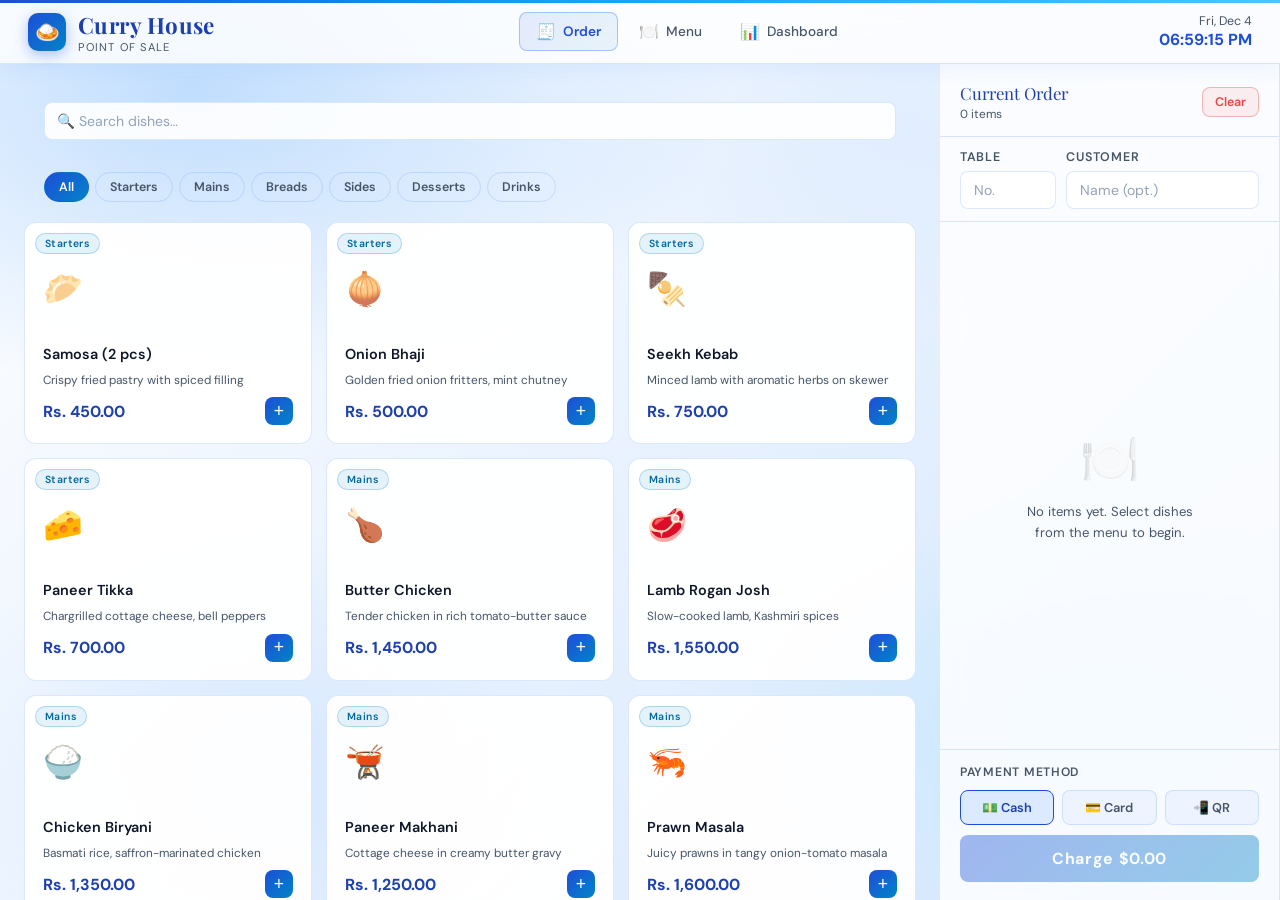
<file: index.html>
<!DOCTYPE html>
<html lang="en">
<head>
  <meta charset="UTF-8" />
  <meta name="viewport" content="width=device-width, initial-scale=1.0" />
  <title>Curry House POS — Order</title>
  <link rel="stylesheet" href="styles.css" />
  <style>
    /* ── CATEGORY TABS ── */
    .cat-tabs {
      display: flex; gap: 6px; flex-wrap: wrap;
      padding: 18px 20px 0;
    }
    .cat-tab {
      padding: 6px 14px; border-radius: 20px;
      font-size: 0.78rem; font-weight: 600;
      cursor: pointer;
      border: 1px solid var(--border);
      color: var(--cream-dim);
      background: transparent;
      transition: all 0.18s;
      font-family: 'DM Sans', sans-serif;
    }
    .cat-tab:hover { background: var(--bg-hover); color: var(--cream); }
    .cat-tab.active {
      background: linear-gradient(135deg, var(--gold), var(--saffron));
      color: #fff; border-color: transparent;
    }

    /* ── SEARCH ── */
    .search-wrap { padding: 14px 20px; position: relative; }
    .search-wrap .icon {
      position: absolute; left: 33px; top: 50%; transform: translateY(-50%);
      font-size: 0.9rem; color: var(--gold-dim); pointer-events: none;
    }
    .search-wrap .input { padding-left: 34px; }

    /* ── MENU GRID ── */
    .menu-grid {
      display: grid;
      grid-template-columns: repeat(auto-fill, minmax(220px, 1fr));
      gap: 14px;
      padding: 4px 0 20px;
    }

    .menu-item-card {
      background: var(--bg-card);
      border: 1px solid var(--border);
      border-radius: var(--radius);
      padding: 18px;
      cursor: pointer;
      transition: all 0.2s;
      display: flex; flex-direction: column; gap: 8px;
      position: relative; overflow: hidden;
    }
    .menu-item-card:hover {
      border-color: var(--gold);
      background: var(--bg-hover);
      transform: translateY(-2px);
      box-shadow: 0 6px 24px rgba(212,146,10,0.15);
    }
    .menu-item-card.in-order { border-color: var(--saffron); }
    .menu-item-card.in-order::after {
      content: '✓'; position: absolute; top: 10px; right: 10px;
      width: 20px; height: 20px;
      background: var(--saffron); color: #fff;
      border-radius: 50%; font-size: 11px; font-weight: 700;
      display: flex; align-items: center; justify-content: center;
      text-align: center; line-height: 20px;
    }
    .item-emoji { font-size: 2rem; line-height: 3; }
    .item-name {
      font-weight: 600; color: var(--cream);
      font-size: 0.9rem; line-height: 1.3;
    }
    .item-desc { font-size: 0.74rem; color: var(--cream-dim); line-height: 1.5; }
    .item-footer {
      display: flex; align-items: center; justify-content: space-between;
      margin-top: auto;
    }
    .item-price { font-weight: 700; color: var(--gold-light); font-size: 1rem; }
    .item-add-btn {
      width: 28px; height: 28px; border-radius: 8px;
      background: linear-gradient(135deg, var(--gold), var(--saffron));
      border: none; color: #fff; font-size: 1.1rem;
      cursor: pointer; display: flex; align-items: center; justify-content: center;
      transition: all 0.18s;
    }
    .item-add-btn:hover { filter: brightness(1.15); transform: scale(1.1); }

    .no-results { text-align: center; padding: 60px 20px; color: var(--cream-dim); }
    .no-results .icon { font-size: 3rem; display: block; margin-bottom: 12px; }

    /* ── ORDER SIDEBAR ── */
    .order-header {
      padding: 18px 20px 14px;
      border-bottom: 1px solid var(--border);
      display: flex; align-items: center; justify-content: space-between;
    }
    .order-title {
      font-family: 'Playfair Display', serif;
      font-size: 1.05rem; color: var(--gold-light);
    }
    .order-meta {
      padding: 12px 20px;
      display: flex; gap: 10px;
      border-bottom: 1px solid var(--border);
    }
    .order-items {
      flex: 1; overflow-y: auto;
      padding: 12px 20px;
      display: flex; flex-direction: column; gap: 8px;
    }
    .order-empty {
      flex: 1; display: flex; flex-direction: column;
      align-items: center; justify-content: center;
      gap: 10px; color: var(--cream-dim); text-align: center;
    }
    .order-empty .icon { font-size: 3rem; opacity: 0.4; }
    .order-empty p { font-size: 0.82rem; max-width: 180px; line-height: 1.6; }

    .order-row {
      background: var(--bg-deep);
      border: 1px solid var(--border);
      border-radius: var(--radius-sm);
      padding: 10px 12px;
      display: flex; align-items: center; gap: 10px;
    }
    .order-row-name { flex: 1; font-size: 0.83rem; font-weight: 500; color: var(--cream); }
    .order-row-price { font-size: 0.83rem; color: var(--gold-light); font-weight: 600; min-width: 56px; text-align: right; }
    .qty-ctrl {
      display: flex; align-items: center; gap: 6px;
    }
    .qty-btn {
      width: 22px; height: 22px; border-radius: 6px;
      background: var(--bg-hover); border: 1px solid var(--border);
      color: var(--cream); font-size: 0.9rem; cursor: pointer;
      display: flex; align-items: center; justify-content: center;
      transition: all 0.15s;
    }
    .qty-btn:hover { background: var(--gold-dim); border-color: var(--gold); }
    .qty-val { min-width: 22px; text-align: center; font-weight: 700; font-size: 0.85rem; color: var(--cream); }

    /* ── TOTALS SECTION ── */
    .totals-section {
      padding: 14px 20px;
      border-top: 1px solid var(--border);
    }
    .totals-row {
      display: flex; align-items: center; justify-content: space-between;
      padding: 4px 0; font-size: 0.82rem;
    }
    .totals-row.main {
      padding: 10px 0 4px;
      border-top: 1px solid var(--border);
      font-family: 'Playfair Display', serif;
      font-size: 1.1rem; color: var(--gold-light);
    }
    .totals-row .lbl { color: var(--cream-dim); }
    .totals-row .val { font-weight: 600; }

    .pay-section {
      padding: 14px 20px 18px;
      display: flex; flex-direction: column; gap: 10px;
      border-top: 1px solid var(--border);
    }
    .pay-methods {
      display: flex; gap: 8px;
    }
    .pay-btn {
      flex: 1; padding: 8px 10px;
      border-radius: var(--radius-sm);
      border: 1px solid var(--border);
      background: var(--bg-deep);
      color: var(--cream-dim); font-size: 0.8rem; font-weight: 600;
      cursor: pointer; text-align: center;
      transition: all 0.18s;
      font-family: 'DM Sans', sans-serif;
    }
    .pay-btn:hover, .pay-btn.selected {
      background: var(--bg-hover);
      border-color: var(--gold);
      color: var(--gold-light);
    }

    .charge-btn {
      width: 100%; padding: 13px;
      background: linear-gradient(135deg, var(--gold), var(--saffron));
      border: none; border-radius: var(--radius-sm);
      color: #fff; font-size: 1rem; font-weight: 700;
      cursor: pointer; letter-spacing: 0.04em;
      font-family: 'DM Sans', sans-serif;
      transition: all 0.18s;
    }
    .charge-btn:hover { filter: brightness(1.1); transform: translateY(-1px); }
    .charge-btn:disabled { opacity: 0.4; pointer-events: none; }

    /* ── RECEIPT MODAL ── */
    .receipt {
      background: var(--bg-deep);
      border: 1px solid var(--border);
      border-radius: var(--radius-sm);
      padding: 18px;
      font-size: 0.82rem;
    }
    .receipt-title {
      text-align: center;
      font-family: 'Playfair Display', serif;
      font-size: 1.1rem; color: var(--gold-light);
      margin-bottom: 14px;
    }
    .receipt-row {
      display: flex; justify-content: space-between;
      padding: 3px 0;
    }
    .receipt-divider { border: none; border-top: 1px dashed var(--border-strong); margin: 10px 0; }
    .receipt-total { font-weight: 700; color: var(--gold-light); font-size: 1rem; }
  </style>
</head>
<body>

<!-- NAV -->
<nav class="topnav">
  <div class="brand">
    <div class="brand-icon">🍛</div>
    <div>
      <div class="brand-name">Curry House</div>
      <div class="brand-sub">Point of Sale</div>
    </div>
  </div>
  <div class="nav-links">
    <a href="index.html" class="nav-link active"><span class="icon">🧾</span> Order</a>
    <a href="menu.html"  class="nav-link"><span class="icon">🍽️</span> Menu</a>
    <a href="dashboard.html" class="nav-link"><span class="icon">📊</span> Dashboard</a>
  </div>
  <div class="nav-right">
    <div class="clock" id="clock"></div>
  </div>
</nav>

<div class="layout">

  <!-- ── MENU AREA ── -->
  <div class="main-area">

    <!-- Search -->
    <div class="search-wrap">
      <span class="icon">🔍</span>
      <input class="input" id="searchInput" type="text" placeholder="Search dishes…" />
    </div>

    <!-- Category Tabs -->
    <div class="cat-tabs" id="catTabs"></div>

    <!-- Grid -->
    <div style="padding: 16px 0 0;" id="menuGridWrap">
      <div class="menu-grid" id="menuGrid"></div>
    </div>

  </div>

  <!-- ── ORDER SIDEBAR ── -->
  <aside class="sidebar">

    <div class="order-header">
      <div>
        <div class="order-title">Current Order</div>
        <div style="font-size:0.74rem;color:var(--cream-dim);margin-top:2px;" id="orderItemCount">0 items</div>
      </div>
      <button class="btn btn-danger btn-sm" id="clearOrderBtn">Clear</button>
    </div>

    <div class="order-meta">
      <div class="input-group" style="flex:1">
        <label class="input-label">Table</label>
        <input class="input" id="tableInput" type="number" min="1" max="30" placeholder="No." />
      </div>
      <div class="input-group" style="flex:2">
        <label class="input-label">Customer</label>
        <input class="input" id="custInput" type="text" placeholder="Name (opt.)" />
      </div>
    </div>

    <div class="order-items" id="orderItems">
      <div class="order-empty">
        <span class="icon">🍽️</span>
        <p>No items yet. Select dishes from the menu to begin.</p>
      </div>
    </div>

    <div class="totals-section" id="totalsSection" style="display:none">
      <div class="totals-row"><span class="lbl">Subtotal</span><span class="val" id="tSubtotal">$0.00</span></div>
      <div class="totals-row"><span class="lbl">Service (10%)</span><span class="val" id="tService">$0.00</span></div>
      <div class="totals-row"><span class="lbl">Tax (15%)</span><span class="val" id="tTax">$0.00</span></div>
      <div class="totals-row main"><span>Total</span><span id="tTotal">$0.00</span></div>
    </div>

    <div class="pay-section">
      <div style="font-size:0.76rem;color:var(--cream-dim);font-weight:600;letter-spacing:0.06em;text-transform:uppercase;">Payment Method</div>
      <div class="pay-methods">
        <button class="pay-btn selected" data-method="Cash">💵 Cash</button>
        <button class="pay-btn" data-method="Card">💳 Card</button>
        <button class="pay-btn" data-method="QR">📲 QR</button>
      </div>
      <button class="charge-btn" id="chargeBtn" disabled>Charge $0.00</button>
    </div>

  </aside>
</div>

<!-- RECEIPT MODAL -->
<div class="modal-overlay" id="receiptModal">
  <div class="modal">
    <div class="modal-header">
      <div class="modal-title">Order Confirmed 🎉</div>
      <button class="btn-icon" id="closeReceiptBtn">✕</button>
    </div>
    <div class="receipt" id="receiptBody"></div>
    <div style="display:flex;gap:10px;margin-top:16px;">
      <button class="btn btn-outline" style="flex:1" id="printReceiptBtn">🖨️ Print</button>
      <button class="btn btn-gold" style="flex:1" id="newOrderBtn">+ New Order</button>
    </div>
  </div>
</div>

<div id="toast-container"></div>
<script src="app.js"></script>
<script>
  // ── STATE ──
  let menu       = loadMenu();
  let cart       = [];       // { ...menuItem, qty }
  let activeCat  = 'All';
  let payMethod  = 'Cash';
  let searchQ    = '';

  // ── INIT ──
  startClock(document.getElementById('clock'));
  renderCatTabs();
  renderMenu();

  // ── CATEGORY TABS ──
  function renderCatTabs() {
    const wrap = document.getElementById('catTabs');
    wrap.innerHTML = CATEGORIES.map(c => `
      <button class="cat-tab ${c === activeCat ? 'active' : ''}" data-cat="${c}">${c}</button>
    `).join('');
    wrap.querySelectorAll('.cat-tab').forEach(btn => {
      btn.onclick = () => {
        activeCat = btn.dataset.cat;
        renderCatTabs(); renderMenu();
      };
    });
  }

  // ── MENU GRID ──
  function renderMenu() {
    const grid = document.getElementById('menuGrid');
    let items = activeCat === 'All' ? menu : menu.filter(i => i.category === activeCat);
    if (searchQ) {
      const q = searchQ.toLowerCase();
      items = items.filter(i => i.name.toLowerCase().includes(q) || i.desc.toLowerCase().includes(q));
    }
    if (!items.length) {
      grid.innerHTML = `<div class="no-results" style="grid-column:1/-1"><span class="icon">🍽️</span>No dishes found</div>`;
      return;
    }
    grid.innerHTML = items.map(item => {
      const inCart = cart.some(c => c.id === item.id);
      return `
        <div class="menu-item-card ${inCart ? 'in-order' : ''}" data-id="${item.id}">
          <div class="item-emoji">${item.emoji}</div>
          <div class="item-name">${item.name}</div>
          <div class="item-desc">${item.desc}</div>
          <div class="item-footer">
            <div class="item-price">${fmt(item.price)}</div>
            <button class="item-add-btn" data-id="${item.id}" title="Add to order">+</button>
          </div>
          <span class="badge badge-saffron" style="position:absolute;top:10px;left:10px;font-size:0.65rem;">${item.category}</span>
        </div>`;
    }).join('');

    grid.querySelectorAll('.item-add-btn').forEach(btn => {
      btn.onclick = e => { e.stopPropagation(); addToCart(parseInt(btn.dataset.id)); };
    });
    grid.querySelectorAll('.menu-item-card').forEach(card => {
      card.onclick = () => addToCart(parseInt(card.dataset.id));
    });
  }

  // ── CART ──
  function addToCart(id) {
    const item = menu.find(m => m.id === id);
    if (!item) return;
    const existing = cart.find(c => c.id === id);
    if (existing) { existing.qty++; }
    else { cart.push({ ...item, qty: 1 }); }
    renderCart(); renderMenu();
    showToast(`${item.name} added`, 'success');
  }

  function updateQty(id, delta) {
    const idx = cart.findIndex(c => c.id === id);
    if (idx === -1) return;
    cart[idx].qty += delta;
    if (cart[idx].qty <= 0) cart.splice(idx, 1);
    renderCart(); renderMenu();
  }

  function renderCart() {
    const container = document.getElementById('orderItems');
    const totalsEl  = document.getElementById('totalsSection');
    const chargeBtn = document.getElementById('chargeBtn');
    const countEl   = document.getElementById('orderItemCount');

    const totalQty = cart.reduce((s, i) => s + i.qty, 0);
    countEl.textContent = totalQty + ' item' + (totalQty !== 1 ? 's' : '');

    if (!cart.length) {
      container.innerHTML = `<div class="order-empty"><span class="icon">🍽️</span><p>No items yet. Select dishes from the menu to begin.</p></div>`;
      totalsEl.style.display = 'none';
      chargeBtn.disabled = true;
      chargeBtn.textContent = 'Charge $0.00';
      return;
    }

    container.innerHTML = cart.map(item => `
      <div class="order-row">
        <span style="font-size:1.1rem;">${item.emoji}</span>
        <div class="order-row-name">${item.name}</div>
        <div class="qty-ctrl">
          <button class="qty-btn" data-id="${item.id}" data-d="-1">−</button>
          <span class="qty-val">${item.qty}</span>
          <button class="qty-btn" data-id="${item.id}" data-d="1">+</button>
        </div>
        <div class="order-row-price">${fmt(item.price * item.qty)}</div>
      </div>
    `).join('');

    container.querySelectorAll('.qty-btn').forEach(btn => {
      btn.onclick = () => updateQty(parseInt(btn.dataset.id), parseInt(btn.dataset.d));
    });

    const { subtotal, tax, service, total } = calcOrderTotals(cart);
    document.getElementById('tSubtotal').textContent = fmt(subtotal);
    document.getElementById('tService').textContent  = fmt(service);
    document.getElementById('tTax').textContent      = fmt(tax);
    document.getElementById('tTotal').textContent    = fmt(total);
    totalsEl.style.display = 'block';
    chargeBtn.disabled = false;
    chargeBtn.textContent = `Charge ${fmt(total)}`;
  }

  // ── PAYMENT ──
  document.querySelectorAll('.pay-btn').forEach(btn => {
    btn.onclick = () => {
      payMethod = btn.dataset.method;
      document.querySelectorAll('.pay-btn').forEach(b => b.classList.remove('selected'));
      btn.classList.add('selected');
    };
  });

  document.getElementById('clearOrderBtn').onclick = () => {
    if (!cart.length) return;
    cart = []; renderCart(); renderMenu();
    showToast('Order cleared');
  };

  document.getElementById('chargeBtn').onclick = () => {
    if (!cart.length) return;
    processOrder();
  };

  function processOrder() {
    const { subtotal, tax, service, total } = calcOrderTotals(cart);
    const tableNo = document.getElementById('tableInput').value || '—';
    const customer = document.getElementById('custInput').value || 'Walk-in';
    const orderId = generateOrderId();

    const order = {
      id: orderId,
      items: cart.map(i => ({ ...i })),
      subtotal, tax, service, total,
      tableNo, customer,
      payMethod,
      status: 'Completed',
      createdAt: new Date().toISOString(),
    };

    const orders = loadOrders();
    orders.push(order);
    saveOrders(orders);

    // Show receipt
    showReceipt(order);
  }

  function showReceipt(order) {
    const body = document.getElementById('receiptBody');
    const rows = order.items.map(i =>
      `<div class="receipt-row"><span>${i.emoji} ${i.name} ×${i.qty}</span><span>${fmt(i.price * i.qty)}</span></div>`
    ).join('');

    body.innerHTML = `
      <div class="receipt-title">🍛 Curry House</div>
      <div style="text-align:center;font-size:0.74rem;color:var(--cream-dim);margin-bottom:14px;">
        Order #${order.id} &nbsp;|&nbsp; Table ${order.tableNo} &nbsp;|&nbsp; ${new Date(order.createdAt).toLocaleTimeString()}
      </div>
      ${rows}
      <hr class="receipt-divider" />
      <div class="receipt-row"><span style="color:var(--cream-dim)">Subtotal</span><span>${fmt(order.subtotal)}</span></div>
      <div class="receipt-row"><span style="color:var(--cream-dim)">Service (10%)</span><span>${fmt(order.service)}</span></div>
      <div class="receipt-row"><span style="color:var(--cream-dim)">Tax (15%)</span><span>${fmt(order.tax)}</span></div>
      <hr class="receipt-divider" />
      <div class="receipt-row receipt-total"><span>TOTAL</span><span>${fmt(order.total)}</span></div>
      <div style="text-align:center;margin-top:14px;font-size:0.74rem;color:var(--cream-dim);">Paid via ${order.payMethod} &nbsp;•&nbsp; Thank you! 🙏</div>
    `;

    document.getElementById('receiptModal').classList.add('open');
  }

  document.getElementById('closeReceiptBtn').onclick =
  document.getElementById('newOrderBtn').onclick = () => {
    document.getElementById('receiptModal').classList.remove('open');
    cart = [];
    document.getElementById('tableInput').value = '';
    document.getElementById('custInput').value  = '';
    renderCart(); renderMenu();
    showToast('Ready for new order', 'success');
  };

  document.getElementById('printReceiptBtn').onclick = () => window.print();

  // ── SEARCH ──
  document.getElementById('searchInput').oninput = e => {
    searchQ = e.target.value.trim();
    renderMenu();
  };

  // ── INITIAL RENDER ──
  renderCart();
</script>
</body>
</html>
</file>
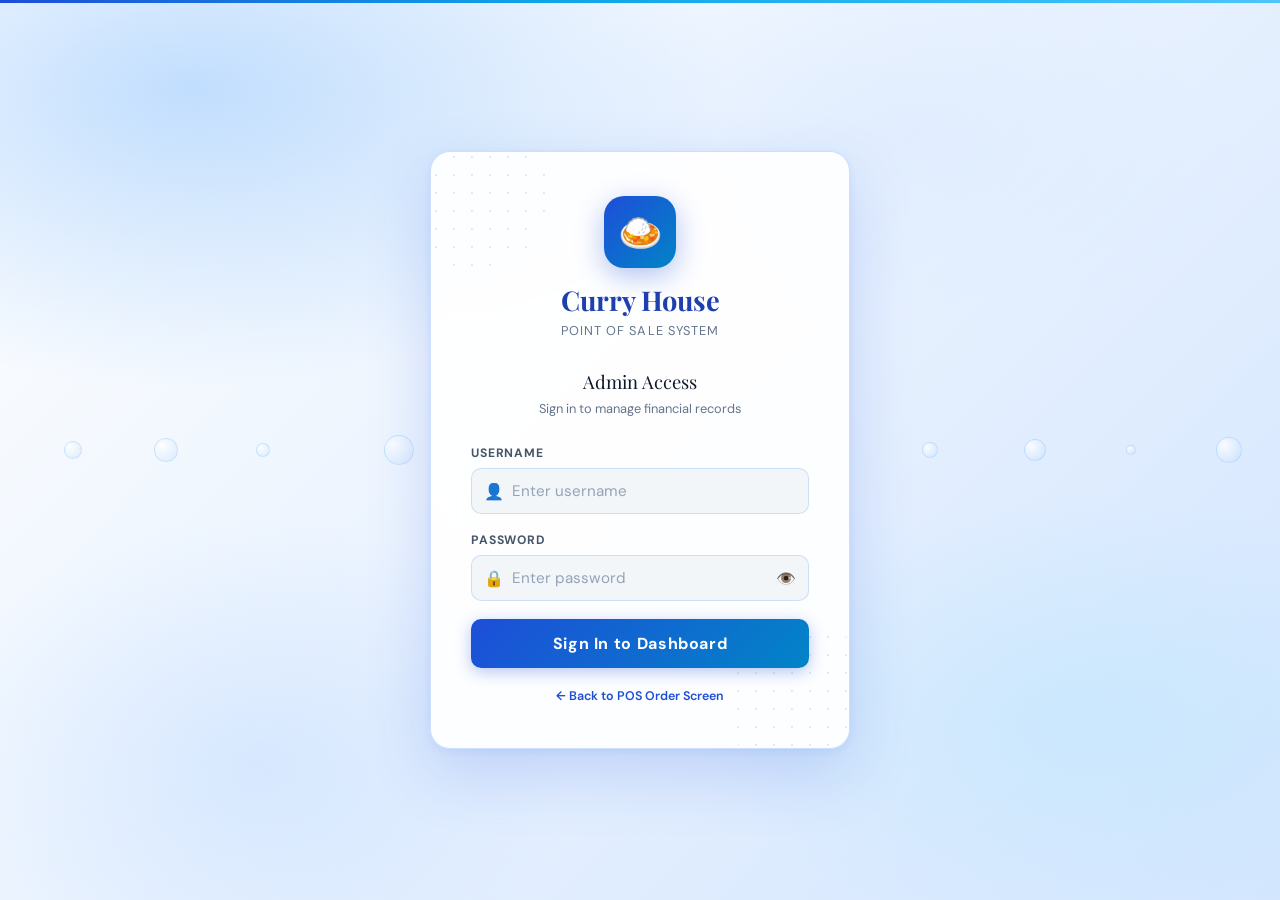
<file: login.html>
<!DOCTYPE html>
<html lang="en">
<head>
  <meta charset="UTF-8" />
  <meta name="viewport" content="width=device-width, initial-scale=1.0" />
  <title>Curry House POS — Admin Login</title>
  <link rel="stylesheet" href="styles.css" />
  <style>
    body { display: flex; align-items: center; justify-content: center; min-height: 100vh; }

    .login-wrap {
      width: 420px; max-width: 95vw;
      animation: fadeUp 0.5s ease both;
    }
    @keyframes fadeUp {
      from { opacity: 0; transform: translateY(30px); }
      to   { opacity: 1; transform: translateY(0); }
    }

    .login-card {
      background: rgba(255,255,255,0.92);
      border: 1px solid rgba(59,130,246,0.25);
      border-radius: 20px;
      padding: 44px 40px;
      box-shadow: 0 24px 64px rgba(29,78,216,0.18), 0 2px 8px rgba(59,130,246,0.10);
      backdrop-filter: blur(20px);
      -webkit-backdrop-filter: blur(20px);
    }

    .login-logo {
      text-align: center; margin-bottom: 30px;
    }
    .login-logo .icon-wrap {
      width: 72px; height: 72px; margin: 0 auto 14px;
      background: linear-gradient(135deg, #1d4ed8, #0284c7);
      border-radius: 20px;
      display: flex; align-items: center; justify-content: center;
      font-size: 36px;
      box-shadow: 0 8px 28px rgba(29,78,216,0.35);
      animation: pulseGlow 3s ease-in-out infinite;
    }
    @keyframes pulseGlow {
      0%,100% { box-shadow: 0 8px 28px rgba(29,78,216,0.35); }
      50%      { box-shadow: 0 8px 36px rgba(29,78,216,0.60); }
    }
    .login-logo h1 {
      font-family: 'Playfair Display', serif;
      font-size: 1.7rem; color: #1e40af; font-weight: 700;
    }
    .login-logo p {
      font-size: 0.8rem; color: #64748b; margin-top: 4px;
      letter-spacing: 0.08em; text-transform: uppercase;
    }

    .login-title {
      font-family: 'Playfair Display', serif;
      font-size: 1.15rem; color: #0f172a;
      margin-bottom: 6px; text-align: center;
    }
    .login-sub {
      font-size: 0.8rem; color: #64748b; text-align: center; margin-bottom: 28px;
    }

    .field { margin-bottom: 18px; }
    .field label {
      display: block; font-size: 0.76rem; font-weight: 700;
      color: #475569; letter-spacing: 0.07em; text-transform: uppercase; margin-bottom: 7px;
    }
    .field-inner {
      position: relative;
    }
    .field-icon {
      position: absolute; left: 13px; top: 50%; transform: translateY(-50%);
      font-size: 1rem; pointer-events: none;
    }
    .field input {
      width: 100%; padding: 12px 13px 12px 40px;
      background: rgba(241,245,249,0.9);
      border: 1.5px solid rgba(59,130,246,0.20);
      border-radius: 10px; color: #0f172a;
      font-family: 'DM Sans', sans-serif; font-size: 0.95rem;
      outline: none; transition: all 0.2s;
    }
    .field input:focus {
      border-color: #1d4ed8; background: #fff;
      box-shadow: 0 0 0 4px rgba(29,78,216,0.09);
    }
    .field input::placeholder { color: #94a3b8; }

    .toggle-pw {
      position: absolute; right: 13px; top: 50%; transform: translateY(-50%);
      background: none; border: none; cursor: pointer;
      font-size: 1rem; color: #94a3b8; padding: 0;
    }
    .toggle-pw:hover { color: #1d4ed8; }

    .error-msg {
      background: rgba(220,38,38,0.08); border: 1px solid rgba(220,38,38,0.25);
      border-left: 3px solid #dc2626;
      border-radius: 8px; padding: 10px 14px;
      color: #dc2626; font-size: 0.83rem;
      margin-bottom: 18px; display: none;
      animation: shake 0.35s ease;
    }
    .error-msg.show { display: block; }
    @keyframes shake {
      0%,100% { transform: translateX(0); }
      20%,60%  { transform: translateX(-6px); }
      40%,80%  { transform: translateX(6px); }
    }

    .login-btn {
      width: 100%; padding: 14px;
      background: linear-gradient(135deg, #1d4ed8, #0284c7);
      color: #fff; border: none; border-radius: 10px;
      font-family: 'DM Sans', sans-serif; font-size: 1rem; font-weight: 700;
      cursor: pointer; letter-spacing: 0.04em;
      box-shadow: 0 4px 16px rgba(29,78,216,0.32);
      transition: all 0.2s; position: relative; overflow: hidden;
    }
    .login-btn:hover { filter: brightness(1.08); transform: translateY(-1px); box-shadow: 0 8px 24px rgba(29,78,216,0.40); }
    .login-btn:active { transform: translateY(0); }
    .login-btn .btn-shimmer {
      position: absolute; inset: 0;
      background: linear-gradient(90deg, transparent 0%, rgba(255,255,255,0.22) 50%, transparent 100%);
      transform: translateX(-100%);
      transition: transform 0.5s;
    }
    .login-btn:hover .btn-shimmer { transform: translateX(100%); }

    .login-hint {
      text-align: center; margin-top: 20px;
      font-size: 0.78rem; color: #94a3b8;
    }
    .login-hint a { color: #1d4ed8; text-decoration: none; font-weight: 600; }
    .login-hint a:hover { text-decoration: underline; }

    .decorative-dots {
      position: absolute; width: 160px; height: 160px;
      background-image: radial-gradient(circle, rgba(29,78,216,0.12) 1.5px, transparent 1.5px);
      background-size: 18px 18px;
      border-radius: 50%;
      pointer-events: none;
    }
    .dot-tl { top: -40px; left: -40px; }
    .dot-br { bottom: -40px; right: -40px; }
  </style>
</head>
<body>

<div class="wave-bar"></div>

<div class="login-wrap">
  <div class="login-card" style="position:relative;overflow:hidden;">
    <div class="decorative-dots dot-tl"></div>
    <div class="decorative-dots dot-br"></div>

    <div class="login-logo">
      <div class="icon-wrap">🍛</div>
      <h1>Curry House</h1>
      <p>Point of Sale System</p>
    </div>

    <div class="login-title">Admin Access</div>
    <div class="login-sub">Sign in to manage financial records</div>

    <div class="error-msg" id="errorMsg">⚠️ Incorrect username or password. Please try again.</div>

    <div class="field">
      <label>Username</label>
      <div class="field-inner">
        <span class="field-icon">👤</span>
        <input type="text" id="username" placeholder="Enter username" autocomplete="username" />
      </div>
    </div>

    <div class="field">
      <label>Password</label>
      <div class="field-inner">
        <span class="field-icon">🔒</span>
        <input type="password" id="password" placeholder="Enter password" autocomplete="current-password" id="pwInput" />
        <button class="toggle-pw" id="togglePw" tabindex="-1">👁️</button>
      </div>
    </div>

    <button class="login-btn" id="loginBtn">
      <span class="btn-shimmer"></span>
      Sign In to Dashboard
    </button>

    <div class="login-hint">
      <a href="index.html">← Back to POS Order Screen</a>
    </div>
  </div>
</div>

<div id="toast-container"></div>
<script src="app.js"></script>
<script>
  const ADMIN_USER = 'Admin';
  const ADMIN_PASS = '1234';

  // If already logged in, go straight to dashboard
  if (sessionStorage.getItem('ch_admin_auth') === '1') {
    window.location.href = 'dashboard.html';
  }

  const usernameEl = document.getElementById('username');
  const passwordEl = document.getElementById('password');
  const loginBtn   = document.getElementById('loginBtn');
  const errorMsg   = document.getElementById('errorMsg');
  const togglePw   = document.getElementById('togglePw');

  togglePw.onclick = () => {
    const isPw = passwordEl.type === 'password';
    passwordEl.type = isPw ? 'text' : 'password';
    togglePw.textContent = isPw ? '🙈' : '👁️';
  };

  function doLogin() {
    const user = usernameEl.value.trim();
    const pass = passwordEl.value;
    errorMsg.classList.remove('show');

    if (user === ADMIN_USER && pass === ADMIN_PASS) {
      sessionStorage.setItem('ch_admin_auth', '1');
      loginBtn.textContent = '✓ Redirecting…';
      loginBtn.style.background = 'linear-gradient(135deg,#16a34a,#15803d)';
      setTimeout(() => window.location.href = 'dashboard.html', 600);
    } else {
      errorMsg.classList.add('show');
      passwordEl.value = '';
      passwordEl.focus();
      // Remove and re-add to replay shake
      errorMsg.classList.remove('show');
      void errorMsg.offsetWidth;
      errorMsg.classList.add('show');
    }
  }

  loginBtn.onclick = doLogin;
  [usernameEl, passwordEl].forEach(el => {
    el.addEventListener('keydown', e => { if (e.key === 'Enter') doLogin(); });
  });
</script>
</body>
</html>
</file>
<file: styles.css>
@import url('https://fonts.googleapis.com/css2?family=Playfair+Display:ital,wght@0,400;0,600;0,700;1,400&family=DM+Sans:wght@300;400;500;600&display=swap');

/* ═══════════════════════════════════════════
   CURRY HOUSE POS — WHITE & BLUE THEME
═══════════════════════════════════════════ */

:root {
  --bg-deep:       #eef4ff;
  --bg-panel:      rgba(255,255,255,0.88);
  --bg-card:       rgba(255,255,255,0.95);
  --bg-hover:      #dbeafe;
  --gold:          #1d4ed8;
  --gold-light:    #1e40af;
  --gold-dim:      #93c5fd;
  --saffron:       #0284c7;
  --saffron-light: #0ea5e9;
  --cream:         #0f172a;
  --cream-dim:     #475569;
  --red:           #dc2626;
  --red-light:     #ef4444;
  --green:         #16a34a;
  --green-light:   #22c55e;
  --border:        rgba(59,130,246,0.18);
  --border-strong: rgba(59,130,246,0.40);
  --shadow:        0 8px 32px rgba(59,130,246,0.14);
  --radius:        12px;
  --radius-sm:     8px;
}

*, *::before, *::after { box-sizing: border-box; margin: 0; padding: 0; }

/* ── ANIMATED BACKGROUND ── */
body {
  color: var(--cream);
  font-family: 'DM Sans', sans-serif;
  font-size: 14px;
  min-height: 100vh;
  position: relative;
  overflow-x: hidden;
  background: #e8f0fe;
}

body::before {
  content: '';
  position: fixed; inset: 0; z-index: -2;
  background: linear-gradient(
    135deg,
    #ffffff 0%,
    #dbeafe 20%,
    #bfdbfe 40%,
    #eff6ff 55%,
    #e0f2fe 70%,
    #dbeafe 85%,
    #ffffff 100%
  );
  background-size: 400% 400%;
  animation: gradientFlow 12s ease infinite;
}

body::after {
  content: '';
  position: fixed; inset: 0; z-index: -1;
  background:
    radial-gradient(ellipse 70% 55% at 15% 10%,  rgba(147,197,253,0.55) 0%, transparent 60%),
    radial-gradient(ellipse 55% 45% at 85% 80%,  rgba(186,230,253,0.50) 0%, transparent 55%),
    radial-gradient(ellipse 50% 40% at 70% 15%,  rgba(219,234,254,0.60) 0%, transparent 55%),
    radial-gradient(ellipse 45% 50% at 20% 85%,  rgba(191,219,254,0.45) 0%, transparent 55%);
  animation: blobDrift 18s ease-in-out infinite alternate;
}

@keyframes gradientFlow {
  0%   { background-position: 0% 50%; }
  50%  { background-position: 100% 50%; }
  100% { background-position: 0% 50%; }
}

@keyframes blobDrift {
  0%   { transform: scale(1)    translate(0px,   0px); }
  25%  { transform: scale(1.06) translate(18px, -14px); }
  50%  { transform: scale(0.96) translate(-10px, 20px); }
  75%  { transform: scale(1.04) translate(-22px,-10px); }
  100% { transform: scale(1)    translate(12px,  14px); }
}

/* Floating bubbles */
.bubble {
  position: fixed; border-radius: 50%; pointer-events: none; z-index: -1;
  background: radial-gradient(circle at 30% 30%, rgba(255,255,255,0.8), rgba(147,197,253,0.25));
  border: 1px solid rgba(147,197,253,0.40);
  animation: bubbleRise linear infinite;
}
@keyframes bubbleRise {
  0%   { transform: translateY(110vh) scale(1)    rotate(0deg);   opacity: 0; }
  8%   { opacity: 0.9; }
  92%  { opacity: 0.9; }
  100% { transform: translateY(-12vh) scale(1.1) rotate(360deg); opacity: 0; }
}

/* Rainbow shimmer bar at the very top */
.wave-bar {
  position: fixed; top: 0; left: 0; right: 0;
  height: 3px; z-index: 9999; overflow: hidden;
}
.wave-bar::before {
  content: '';
  display: block; height: 100%;
  background: linear-gradient(90deg,
    #1d4ed8, #0ea5e9, #38bdf8, #7dd3fc,
    #60a5fa, #3b82f6, #0284c7, #1d4ed8);
  background-size: 300% 100%;
  animation: waveSlide 2.5s linear infinite;
}
@keyframes waveSlide {
  0%   { background-position: 0% 0%; }
  100% { background-position: 300% 0%; }
}

/* ── TOP NAV ── */
.topnav {
  display: flex; align-items: center; justify-content: space-between;
  padding: 0 28px; height: 64px;
  background: rgba(255,255,255,0.80);
  border-bottom: 1px solid var(--border);
  position: sticky; top: 0; z-index: 100;
  backdrop-filter: blur(18px);
  -webkit-backdrop-filter: blur(18px);
  box-shadow: 0 2px 20px rgba(59,130,246,0.10);
}

.brand { display: flex; align-items: center; gap: 12px; }
.brand-icon {
  width: 38px; height: 38px;
  background: linear-gradient(135deg, #1d4ed8, #0284c7);
  border-radius: 10px;
  display: flex; align-items: center; justify-content: center;
  font-size: 20px;
  box-shadow: 0 4px 14px rgba(29,78,216,0.35);
  animation: pulseGlow 3s ease-in-out infinite;
}
@keyframes pulseGlow {
  0%, 100% { box-shadow: 0 4px 14px rgba(29,78,216,0.35); }
  50%       { box-shadow: 0 4px 22px rgba(29,78,216,0.60); }
}
.brand-name {
  font-family: 'Playfair Display', serif;
  font-size: 1.4rem; font-weight: 700;
  color: var(--gold-light); letter-spacing: 0.02em;
}
.brand-sub { font-size: 0.7rem; color: var(--cream-dim); letter-spacing: 0.1em; text-transform: uppercase; }

.nav-links { display: flex; gap: 4px; }
.nav-link {
  display: flex; align-items: center; gap: 7px;
  padding: 8px 16px; border-radius: var(--radius-sm);
  color: var(--cream-dim); text-decoration: none;
  font-weight: 500; font-size: 0.85rem;
  transition: all 0.2s; border: 1px solid transparent;
}
.nav-link:hover {
  background: var(--bg-hover);
  color: var(--gold); border-color: var(--border);
}
.nav-link.active {
  background: linear-gradient(135deg, rgba(29,78,216,0.1), rgba(2,132,199,0.08));
  color: var(--gold); border-color: var(--border-strong); font-weight: 600;
}
.nav-link .icon { font-size: 1rem; }

.nav-right { display: flex; align-items: center; gap: 14px; }
.clock { font-family: 'DM Sans', sans-serif; font-size: 0.78rem; color: var(--cream-dim); text-align: right; }
.clock .time { font-size: 1rem; color: var(--gold); font-weight: 700; }

/* ── LAYOUT ── */
.layout { display: flex; height: calc(100vh - 64px); }
.sidebar {
  width: 340px; min-width: 340px;
  background: rgba(255,255,255,0.82);
  border-right: 1px solid var(--border);
  display: flex; flex-direction: column;
  backdrop-filter: blur(12px);
  -webkit-backdrop-filter: blur(12px);
}
.main-area { flex: 1; overflow-y: auto; padding: 24px; }

/* ── SCROLLBAR ── */
::-webkit-scrollbar { width: 5px; height: 5px; }
::-webkit-scrollbar-track { background: rgba(219,234,254,0.4); }
::-webkit-scrollbar-thumb { background: var(--gold-dim); border-radius: 4px; }

/* ── BUTTONS ── */
.btn {
  display: inline-flex; align-items: center; gap: 6px;
  padding: 9px 18px; border-radius: var(--radius-sm);
  font-family: 'DM Sans', sans-serif;
  font-size: 0.85rem; font-weight: 600;
  cursor: pointer; border: none; transition: all 0.18s;
}
.btn-gold {
  background: linear-gradient(135deg, #1d4ed8, #0284c7);
  color: #fff;
  box-shadow: 0 3px 12px rgba(29,78,216,0.30);
}
.btn-gold:hover { filter: brightness(1.1); transform: translateY(-1px); box-shadow: 0 6px 20px rgba(29,78,216,0.38); }
.btn-outline {
  background: rgba(255,255,255,0.80);
  border: 1px solid var(--border-strong); color: var(--gold);
}
.btn-outline:hover { background: var(--bg-hover); }
.btn-danger {
  background: rgba(220,38,38,0.07);
  border: 1px solid rgba(220,38,38,0.28); color: var(--red-light);
}
.btn-danger:hover { background: rgba(220,38,38,0.14); }
.btn-sm { padding: 6px 12px; font-size: 0.78rem; }
.btn-icon {
  padding: 7px; border-radius: 8px;
  background: rgba(255,255,255,0.7); border: 1px solid var(--border);
  color: var(--cream-dim); cursor: pointer; transition: all 0.18s;
}
.btn-icon:hover { background: var(--bg-hover); color: var(--gold); border-color: var(--border-strong); }

/* ── CARDS ── */
.card {
  background: rgba(255,255,255,0.88);
  border: 1px solid var(--border); border-radius: var(--radius);
  padding: 20px;
  backdrop-filter: blur(8px); -webkit-backdrop-filter: blur(8px);
  box-shadow: 0 2px 12px rgba(59,130,246,0.07);
  transition: box-shadow 0.2s, transform 0.2s;
}
.card:hover { box-shadow: 0 6px 24px rgba(59,130,246,0.13); }
.card-header { display: flex; align-items: center; justify-content: space-between; margin-bottom: 16px; }
.card-title { font-family: 'Playfair Display', serif; font-size: 1rem; font-weight: 600; color: var(--gold-light); }

/* ── INPUTS ── */
.input-group { display: flex; flex-direction: column; gap: 6px; }
.input-label { font-size: 0.78rem; font-weight: 600; color: var(--cream-dim); letter-spacing: 0.06em; text-transform: uppercase; }
.input {
  background: rgba(255,255,255,0.90); border: 1px solid var(--border);
  border-radius: var(--radius-sm); color: var(--cream);
  font-family: 'DM Sans', sans-serif; font-size: 0.88rem;
  padding: 9px 13px; outline: none;
  transition: border-color 0.18s, box-shadow 0.18s; width: 100%;
}
.input:focus { border-color: var(--gold); box-shadow: 0 0 0 3px rgba(29,78,216,0.10); }
.input::placeholder { color: #94a3b8; }
select.input option { background: #fff; color: var(--cream); }

/* ── BADGE ── */
.badge {
  display: inline-flex; align-items: center;
  padding: 3px 9px; border-radius: 20px;
  font-size: 0.72rem; font-weight: 600; letter-spacing: 0.04em;
}
.badge-gold    { background: rgba(29,78,216,0.10);  color: #1d4ed8; border: 1px solid rgba(29,78,216,0.22); }
.badge-green   { background: rgba(22,163,74,0.10);  color: #15803d; border: 1px solid rgba(22,163,74,0.25); }
.badge-red     { background: rgba(220,38,38,0.10);  color: #dc2626; border: 1px solid rgba(220,38,38,0.22); }
.badge-saffron { background: rgba(2,132,199,0.10);  color: #0369a1; border: 1px solid rgba(2,132,199,0.25); }

/* ── DIVIDER ── */
.divider { height: 1px; background: var(--border); margin: 16px 0; }

/* ── TOAST ── */
#toast-container {
  position: fixed; bottom: 28px; right: 28px;
  display: flex; flex-direction: column; gap: 8px; z-index: 9999;
}
.toast {
  background: rgba(255,255,255,0.96);
  border: 1px solid var(--border-strong);
  border-left: 4px solid var(--gold);
  border-radius: var(--radius-sm); padding: 12px 18px;
  color: var(--cream); font-size: 0.85rem;
  animation: slideUp 0.3s ease; min-width: 240px;
  box-shadow: 0 6px 24px rgba(59,130,246,0.16);
  backdrop-filter: blur(8px);
}
.toast.success { border-left-color: var(--green); }
.toast.error   { border-left-color: var(--red); }
@keyframes slideUp {
  from { opacity: 0; transform: translateY(16px); }
  to   { opacity: 1; transform: translateY(0); }
}

/* ── MODAL ── */
.modal-overlay {
  position: fixed; inset: 0;
  background: rgba(15,23,42,0.28); backdrop-filter: blur(6px);
  z-index: 200; display: flex; align-items: center; justify-content: center;
  opacity: 0; pointer-events: none; transition: opacity 0.2s;
}
.modal-overlay.open { opacity: 1; pointer-events: all; }
.modal {
  background: rgba(255,255,255,0.98);
  border: 1px solid var(--border-strong); border-radius: 16px;
  padding: 28px; width: 480px; max-width: 95vw;
  transform: scale(0.95); transition: transform 0.2s;
  box-shadow: 0 20px 60px rgba(29,78,216,0.18);
}
.modal-overlay.open .modal { transform: scale(1); }
.modal-header { display: flex; align-items: center; justify-content: space-between; margin-bottom: 22px; }
.modal-title { font-family: 'Playfair Display', serif; font-size: 1.2rem; color: var(--gold-light); }

/* ── STAT CARD ── */
.stat-card {
  background: rgba(255,255,255,0.90); border: 1px solid var(--border);
  border-radius: var(--radius); padding: 20px 22px;
  display: flex; flex-direction: column; gap: 8px;
  position: relative; overflow: hidden;
  backdrop-filter: blur(8px);
  box-shadow: 0 2px 12px rgba(59,130,246,0.08);
  transition: transform 0.2s, box-shadow 0.2s;
}
.stat-card:hover { transform: translateY(-3px); box-shadow: 0 10px 30px rgba(59,130,246,0.16); }
.stat-card::before {
  content: ''; position: absolute; top: 0; left: 0; right: 0; height: 3px;
  background: linear-gradient(90deg, #1d4ed8, #0ea5e9, #38bdf8);
  background-size: 200% 100%;
  animation: shimmerBar 3s linear infinite;
}
@keyframes shimmerBar {
  0%   { background-position: 0% 0%; }
  100% { background-position: 200% 0%; }
}
.stat-label { font-size: 0.72rem; color: var(--cream-dim); letter-spacing: 0.08em; text-transform: uppercase; font-weight: 600; }
.stat-value { font-family: 'Playfair Display', serif; font-size: 1.9rem; font-weight: 700; color: var(--gold); }
.stat-sub   { font-size: 0.78rem; color: var(--cream-dim); }
.stat-icon  { position: absolute; right: 18px; top: 50%; transform: translateY(-50%); font-size: 2.4rem; opacity: 0.07; }
</file>
